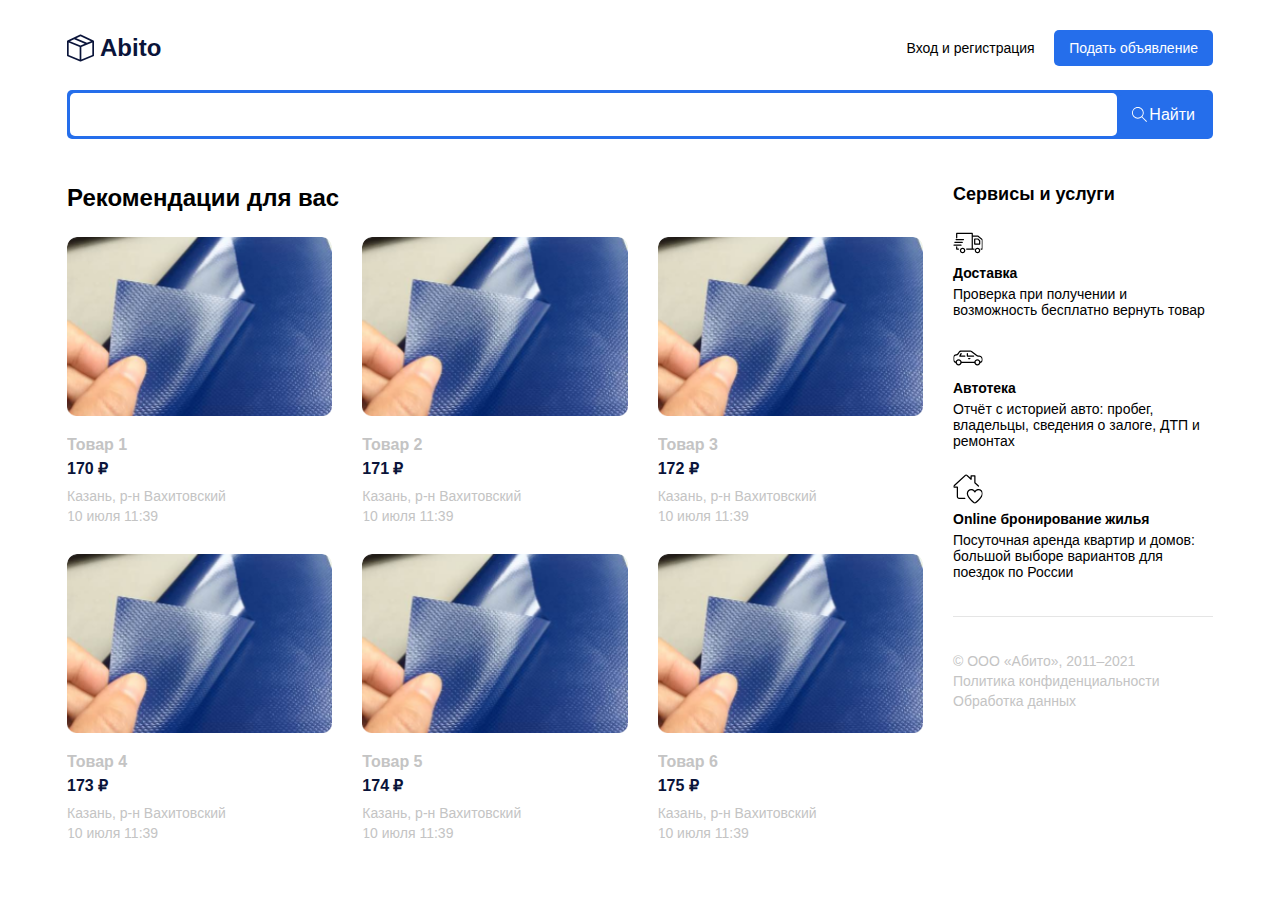
<file: index.html>
<!DOCTYPE html>
<html lang="en">
<head>
    <meta charset="UTF-8">
    <meta name="viewport" content="width=device-width, initial-scale=1.0">
    <link rel="stylesheet" href="./styles.css">
    <script src="./script.js" defer></script>
    <title>Abito</title>
</head>
<body>
    <header class="header">
        <div class="container">
            <div class="header-box">
                <a href="/" class="header-logo">
                    <img src="./img/logo.svg" alt="logo">
                    <span>Abito</span>
                </a>
                <div class="header-controls">
                    <button class="btn btn-outline">Вход и регистрация</button>
                    <button class="btn btn-primary">Подать объявление</button>
                </div>
                <div class="header-burger">
                    <img src="./img/burger.png" alt="burger">
                </div>
            </div>
        </div>
    </header>
    <main class="main">
        <section class="search">
            <div class="container">
                <div class="search-box">
                    <input type="text">
                    <button class="btn btn-primary search-btn">
                        <img class="search-btn__icon" src="./img/search.svg" alt="search">
                        <span class="search-btn__text">Найти</span>
                    </button>
                </div>
            </div>
        </section>
        <section class="content">
            <div class="container">
                <div class="content-box">
                    <div class="content-main">
                        <h2 class="content-main__title">Рекомендации для вас</h2>

                        <div class="content-main__list">
                            <!-- <a href="/product.html" class="content-main__list-item">
                                <div class="content-main__list-item--img">
                                    <img src="./img/card-image.png" alt="card-image">
                                </div>
                                <h5 class="content-main__list-item--title">
                                    Пвх материал 2й сорт
                                </h5>
                                <strong class="content-main__list-item--price">
                                    170 &#8381;
                                </strong>
                                <div class="content-main__list-item--desc-box">
                                    <span class="content-main__list-item--desc">Казань, р-н Вахитовский</span>
                                    <span class="content-main__list-item--desc">10 июля 11:39</span>
                                </div>
                            </a>
                            <a href="product.html" class="content-main__list-item">
                                <div class="content-main__list-item--img">
                                    <img src="./img/card-image.png" alt="card-image">
                                </div>
                                <h5 class="content-main__list-item--title">
                                    Пвх материал 2й сорт
                                </h5>
                                <strong class="content-main__list-item--price">
                                    170 &#8381;
                                </strong>
                                <div class="content-main__list-item--desc-box">
                                    <span class="content-main__list-item--desc">Казань, р-н Вахитовский</span>
                                    <span class="content-main__list-item--desc">10 июля 11:39</span>
                                </div>
                            </a>
                            <a href="/product.html" class="content-main__list-item">
                                <div class="content-main__list-item--img">
                                    <img src="./img/card-image.png" alt="card-image">
                                </div>
                                <h5 class="content-main__list-item--title">
                                    Пвх материал 2й сорт
                                </h5>
                                <strong class="content-main__list-item--price">
                                    170 &#8381;
                                </strong>
                                <div class="content-main__list-item--desc-box">
                                    <span class="content-main__list-item--desc">Казань, р-н Вахитовский</span>
                                    <span class="content-main__list-item--desc">10 июля 11:39</span>
                                </div>
                            </a>
                            <a href="/product.html" class="content-main__list-item">
                                <div class="content-main__list-item--img">
                                    <img src="./img/card-image.png" alt="card-image">
                                </div>
                                <h5 class="content-main__list-item--title">
                                    Пвх материал 2й сорт
                                </h5>
                                <strong class="content-main__list-item--price">
                                    170 &#8381;
                                </strong>
                                <div class="content-main__list-item--desc-box">
                                    <span class="content-main__list-item--desc">Казань, р-н Вахитовский</span>
                                    <span class="content-main__list-item--desc">10 июля 11:39</span>
                                </div>
                            </a>
                            <a href="/product.html" class="content-main__list-item">
                                <div class="content-main__list-item--img">
                                    <img src="./img/card-image.png" alt="card-image">
                                </div>
                                <h5 class="content-main__list-item--title">
                                    Пвх материал 2й сорт
                                </h5>
                                <strong class="content-main__list-item--price">
                                    170 &#8381;
                                </strong>
                                <div class="content-main__list-item--desc-box">
                                    <span class="content-main__list-item--desc">Казань, р-н Вахитовский</span>
                                    <span class="content-main__list-item--desc">10 июля 11:39</span>
                                </div>
                            </a>
                            <a href="/product.html" class="content-main__list-item">
                                <div class="content-main__list-item--img">
                                    <img src="./img/card-image.png" alt="card-image">
                                </div>
                                <h5 class="content-main__list-item--title">
                                    Пвх материал 2й сорт
                                </h5>
                                <strong class="content-main__list-item--price">
                                    170 &#8381;
                                </strong>
                                <div class="content-main__list-item--desc-box">
                                    <span class="content-main__list-item--desc">Казань, р-н Вахитовский</span>
                                    <span class="content-main__list-item--desc">10 июля 11:39</span>
                                </div>
                            </a> -->
                        </div>
                    </div>
                    <aside class="content-side">
                        <h3 class="content-side__title">Сервисы и услуги</h3>

                        <div class="content-side__box">
                            <div class="content-side__list">
                                <div class="content-side__list-item">
                                    <img class="content-side__list-item--img" src="./img/side-info-1.svg" alt="side-info">
                                    <h5 class="content-side__list-item--title">Доставка</h5>
                                    <p class="content-side__list-item--text">
                                        Проверка при получении и возможность бесплатно вернуть товар
                                    </p>
                                </div>
                                <div class="content-side__list-item">
                                    <img class="content-side__list-item--img" src="./img/side-info-2.svg" alt="side-info">
                                    <h5 class="content-side__list-item--title">Автотека</h5>
                                    <p class="content-side__list-item--text">
                                        Отчёт с историей авто: пробег, владельцы, сведения о залоге, ДТП и ремонтах
                                    </p>
                                </div>
                                <div class="content-side__list-item">
                                    <img class="content-side__list-item--img" src="./img/side-info-3.svg" alt="side-info">
                                    <h5 class="content-side__list-item--title">Online бронирование жилья</h5>
                                    <p class="content-side__list-item--text">
                                        Посуточная аренда квартир и домов: большой выборе вариантов для поездок по России
                                    </p>
                                </div>
                            </div>
                            <div class="content-side__footer">
                                <p class="content-side__footer--item">
                                    © ООО «Абито», 2011–2021
                                </p>
                                <a class="content-side__footer--item">
                                    Политика конфиденциальности
                                </a>
                                <a class="content-side__footer--item">
                                    Обработка данных
                                </a>
                            </div>
                        </div>
                    </aside>
                </div>
            </div>
        </section>
    </main>
</body>
</html>
</file>
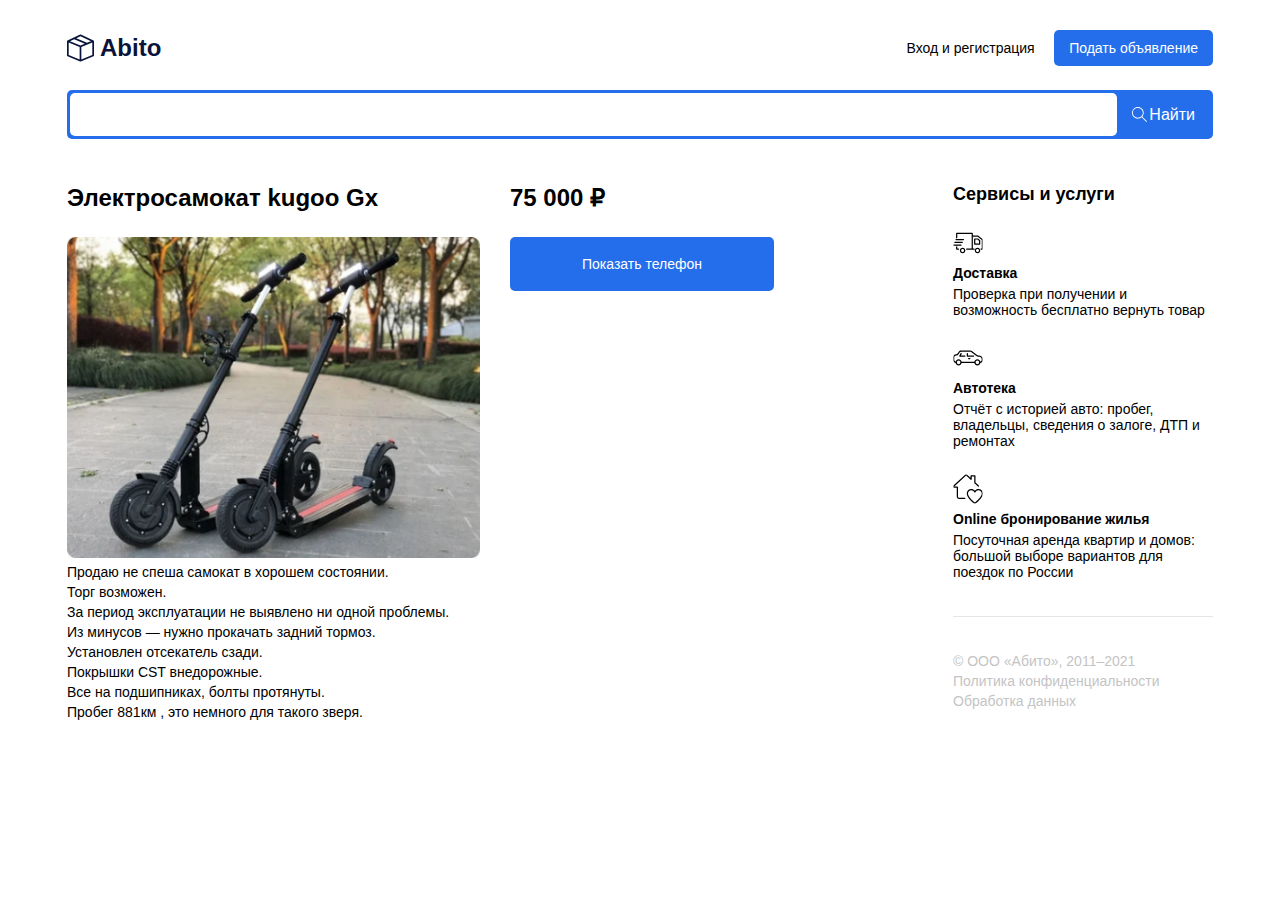
<file: product.html>
<!DOCTYPE html>
<html lang="en">
<head>
    <meta charset="UTF-8">
    <meta name="viewport" content="width=device-width, initial-scale=1.0">
    <link rel="stylesheet" href="./styles.css">
    <title>Abito</title>
</head>
<body>
    <header class="header">
        <div class="container">
            <div class="header-box">
                <a href="/" class="header-logo">
                    <img src="./img/logo.svg" alt="logo">
                    <span>Abito</span>
                </a>
                <div class="header-controls">
                    <button class="btn btn-outline">Вход и регистрация</button>
                    <button class="btn btn-primary">Подать объявление</button>
                </div>
                <div class="header-burger">
                    <img src="./img/burger.png" alt="burger">
                </div>
            </div>
        </div>
    </header>
    <main class="main">
        <section class="search">
            <div class="container">
                <div class="search-box">
                    <input type="text">
                    <button class="btn btn-primary search-btn">
                        <img class="search-btn__icon" src="./img/search.svg" alt="search">
                        <span class="search-btn__text">Найти</span>
                    </button>
                </div>
            </div>
        </section>
        <section class="content">
            <div class="container">
                <div class="content-box">
                    <div class="content-product">
                        <div class="content-product__left">
                            <h2 class="content-product__title">Электросамокат kugoo Gx</h2>

                            <img class="content-product__img" src="./img/product-img.jpeg" alt="product">

                            <p class="content-product__text">
                                Продаю не спеша самокат в хорошем состоянии.<br>
                                Торг возможен.<br>
                                За период эксплуатации не выявлено ни одной проблемы.<br>
                                Из минусов — нужно прокачать задний тормоз.<br>
                                Установлен отсекатель сзади.<br>
                                Покрышки CST внедорожные.<br>
                                Все на подшипниках, болты протянуты.<br>
                                Пробег 881км , это немного для такого зверя.
                            </p>
                        </div>
                        <div class="content-product__right">
                            <h2 class="content-product__price">75 000 ₽</h2>

                            <button class="btn btn-primary btn-large">Показать телефон</button>
                        </div>
                        

                        
                    </div>
                    <aside class="content-side">
                        <h3 class="content-side__title">Сервисы и услуги</h3>

                        <div class="content-side__box">
                            <div class="content-side__list">
                                <div class="content-side__list-item">
                                    <img class="content-side__list-item--img" src="./img/side-info-1.svg" alt="side-info">
                                    <h5 class="content-side__list-item--title">Доставка</h5>
                                    <p class="content-side__list-item--text">
                                        Проверка при получении и возможность бесплатно вернуть товар
                                    </p>
                                </div>
                                <div class="content-side__list-item">
                                    <img class="content-side__list-item--img" src="./img/side-info-2.svg" alt="side-info">
                                    <h5 class="content-side__list-item--title">Автотека</h5>
                                    <p class="content-side__list-item--text">
                                        Отчёт с историей авто: пробег, владельцы, сведения о залоге, ДТП и ремонтах
                                    </p>
                                </div>
                                <div class="content-side__list-item">
                                    <img class="content-side__list-item--img" src="./img/side-info-3.svg" alt="side-info">
                                    <h5 class="content-side__list-item--title">Online бронирование жилья</h5>
                                    <p class="content-side__list-item--text">
                                        Посуточная аренда квартир и домов: большой выборе вариантов для поездок по России
                                    </p>
                                </div>
                            </div>
                            <div class="content-side__footer">
                                <p class="content-side__footer--item">
                                    © ООО «Абито», 2011–2021
                                </p>
                                <a class="content-side__footer--item">
                                    Политика конфиденциальности
                                </a>
                                <a class="content-side__footer--item">
                                    Обработка данных
                                </a>
                            </div>
                        </div>
                    </aside>
                </div>
            </div>
        </section>
    </main>
</body>
</html>
</file>
<file: styles.css>
* {
    margin: 0;
    padding: 0;
    box-sizing: border-box;
}

body {
    font-family: sans-serif;
}

.container {
    width: 100%;
    max-width: 1170px;
    padding: 0 12px;
    margin: 0 auto;
}

.btn {
    line-height: 16px;
    font-size: 14px;
    font-weight: 400;
    padding: 10px 15px;
    border-radius: 5px;
    border: none;
    cursor: pointer;
}

.btn-outline {
    background-color: transparent;
}

.btn-primary {
    background-color: rgb(37, 110, 235);
    color: white;
}

.header {
    padding-top: 30px;
    padding-bottom: 24px;
}

.header-box {
    display: flex;
    justify-content: space-between;
    align-items: center;
}

.header-logo {
    display: flex;
    justify-content: flex-start;
    text-decoration: none;
}

.header-logo span {
    line-height: 28px;
    font-size: 24px;
    font-weight: 700;
    margin-left: 6px;
    color: rgb(10, 20, 58);
}

.header-burger {
    width: 30px;
    height: 19px;
    display: none;
}

.search-box {
    width: 100%;
    border-radius: 5px;
    background-color: rgb(37, 110, 235);
    padding: 3px;
    display: flex;
    align-items: center;
    justify-content: flex-start;
    margin-bottom: 45px;
}

.search-box input {
    flex-grow: 1;
    padding: 14px 22px;
    border-radius: 5px;
    outline: none;
    border: none;
    min-width: 0;
}

.search-btn {
    display: flex;
    align-items: center;
}

.search-btn .search-btn__icon {
    width: 15px;
    height: 15px;
}

.search-btn .search-btn__text {
    margin-left: 2px;
    font-size: 16px;
    line-height: 19px;
}

.content {
    padding-bottom: 50px;
}

.content-box {
    display: flex;
    justify-content: space-between;
    align-items: flex-start;
    gap: 30px;
}

.content-main {
    flex-grow: 1;
}

.content-side {
    width: 260px;
    min-width: 260px;
}

.content-main__title {
    font-size: 24px;
    line-height: 28px;
    margin-bottom: 25px;
}

.content-main__list {
    display: flex;
    justify-content: space-between;
    flex-wrap: wrap;
    row-gap: 30px;
}

.content-main__list-item {
    width: calc((100% - 60px) / 3);
    display: flex;
    flex-direction: column;
    align-items: flex-start;
    border-radius: 10px;
    overflow: hidden;
    text-decoration: none;
}

.content-main__list-item--img {
    width: 100%;
}

.content-main__list-item--img img {
    width: 100%;
}

.content-main__list-item--title {
    font-size: 16px;
    margin-top: 15px;
    margin-bottom: 5px;
    line-height: 19px;
    color: rgb(196, 196, 196);
}

.content-main__list-item:hover .content-main__list-item--title {
    color: rgb(37, 110, 235);
}

.content-main__list-item--price {
    font-size: 16px;
    margin-bottom: 10px;
    line-height: 19px;
    color: rgb(10, 20, 58);
}

.content-main__list-item--desc-box {
    display: flex;
    flex-direction: column;
    gap: 4px;
}

.content-main__list-item--desc {
    font-size: 14px;
    line-height: 16px;
    color: rgb(196, 196, 196);
}

.content-side__title {
    font-size: 18px;
    line-height: 21px;
    margin-bottom: 23px;
}

.content-side__list {
    display: flex;
    flex-direction: column;
    justify-content: space-between;
    height: 100%;
    gap: 25px;
    border-bottom: 1px solid rgb(229, 229, 229);
    padding-bottom: 36px;
    margin-bottom: 36px;
}

.content-side__list-item {
    display: flex;
    flex-direction: column;
    align-items: flex-start;
}

.content-side__list-item--title {
    margin-top: 7px;
    margin-bottom: 5px;
    font-size: 14px;
    line-height: 16px;
}

.content-side__list-item--text {
    font-size: 14px;
    line-height: 16px;
}

.content-side__footer {
    display: flex;
    flex-direction: column;
    gap: 4px;
}

.content-side__footer--item {
    color: rgb(196, 196, 196);
    font-size: 14px;
    line-height: 16px;
}

.content-product {
    display: flex;
    flex-grow: 1;
    gap: 30px;
}

.content-product__left {
    flex-basis: 50%;
}

.content-product__right {
    flex-basis: 50%;
}

.content-product__title, .content-product__price {
    font-size: 24px;
    line-height: 28px;
    margin-bottom: 25px;
}

.content-product__img {
    width: 100%;
}

.content-product__text {
    font-size: 14px;
    line-height: 20px;
}

.btn-large {
    padding: 19px 72px;
}

@media (max-width: 1200px) {
    .container {
        max-width: 930px;
    }

    .content-main__list-item {
        width: calc((100% - 30px) / 2);
    }
}

@media (max-width: 991px) {
    .container {
        max-width: 730px;
    }

    .content-box {
        flex-direction: column;
    }

    .content-main {
        width: 100%;
    }
    
    .content-side {
        width: 100%;
        min-width: none;
    }

    .content-product {
        flex-direction: column;
        width: 100%;
    }
    
    .content-product__left {
        flex-basis: 100%;
        width: 100%;
    }
    
    .content-product__right {
        flex-basis: 100%;
        width: 100%;
    }
}

@media (max-width: 786px) {
    .container {
        max-width: 100%;
    }

    .header-controls {
        display: none;
    }

    .header-burger {
        display: block;
    }

    .search-btn .search-btn__text {
        display: none;
    }
}

@media (max-width: 480px) {
    .content-main__list-item {
        width: 100%;
    }
}
</file>
